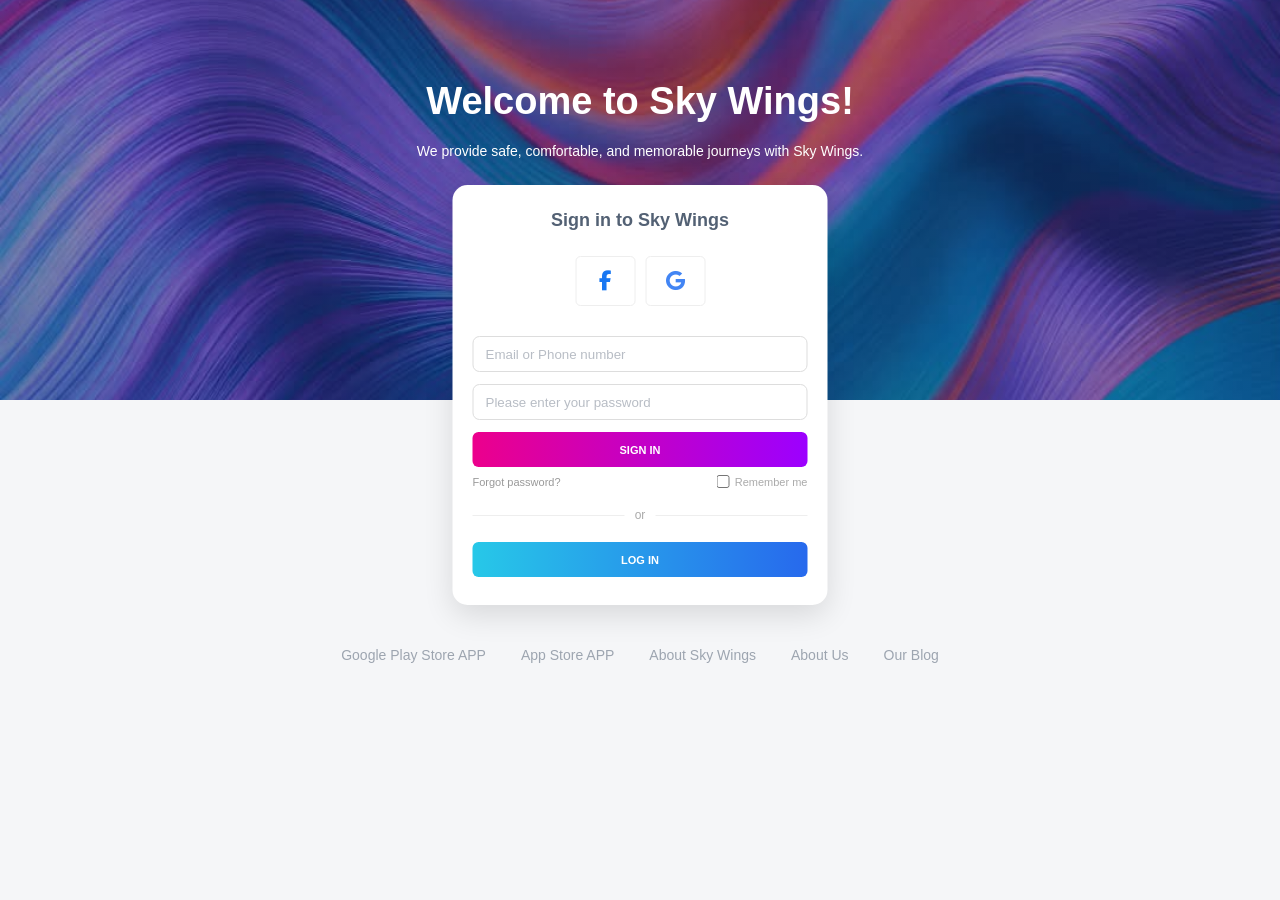
<file: login-page/index.html>
<!DOCTYPE html>
<html lang="en">

<head>
    <meta charset="UTF-8">
    <meta name="viewport" content="width=device-width, initial-scale=1.0">

    <title>Sky Wings</title>

    <link rel="stylesheet" href="style.css">

    <link
        rel="stylesheet"
        href="https://cdnjs.cloudflare.com/ajax/libs/font-awesome/6.5.2/css/all.min.css"
    >
</head>

<body>

    <!-- Hero -->
    <section class="hero">

        <div class="hero-content">

            <h1>Welcome to Sky Wings!</h1>

            <p>
                We provide safe, comfortable, and memorable journeys with Sky Wings.
            </p>

        </div>


        <!-- Login Card -->
        <div class="login-card">

            <h2>Sign in to Sky Wings</h2>


            <!-- Social Login -->
            <div class="social-buttons">

                <button
                    type="button"
                    class="social-btn facebook"
                    id="facebookBtn"
                >
                    <i class="fa-brands fa-facebook-f"></i>
                </button>


                <button
                    type="button"
                    class="social-btn google"
                    id="googleBtn"
                >
                    <i class="fa-brands fa-google"></i>
                </button>

            </div>


            <!-- Login Form -->
            <form id="loginForm">

                <input
                    type="text"
                    id="email"
                    placeholder="Email or Phone number"
                >


                <input
                    type="password"
                    id="password"
                    placeholder="Please enter your password"
                >


                <button
                    type="submit"
                    class="sign-in"
                    id="signInBtn"
                >
                    SIGN IN
                </button>

            </form>


            <!-- Options -->
            <div class="options">

                <a href="#" id="forgotPassword">
                    Forgot password?
                </a>


                <label>
                    <input
                        type="checkbox"
                        id="rememberMe"
                    >
                    Remember me
                </label>

            </div>


            <!-- OR -->
            <div class="or">
                <span>or</span>
            </div>


            <!-- Log In -->
            <button
                type="button"
                class="sign-up"
                id="logInBtn"
            >
                LOG IN
            </button>

        </div>

    </section>


    <!-- Footer -->
    <footer>

        <a href="#">Google Play Store APP</a>

        <a href="#">App Store APP</a>

        <a href="#">About Sky Wings</a>

        <a href="#">About Us</a>

        <a href="#">Our Blog</a>

    </footer>


    <!-- JavaScript -->
    <script src="script-login.js"></script>

</body>

</html>
</file>
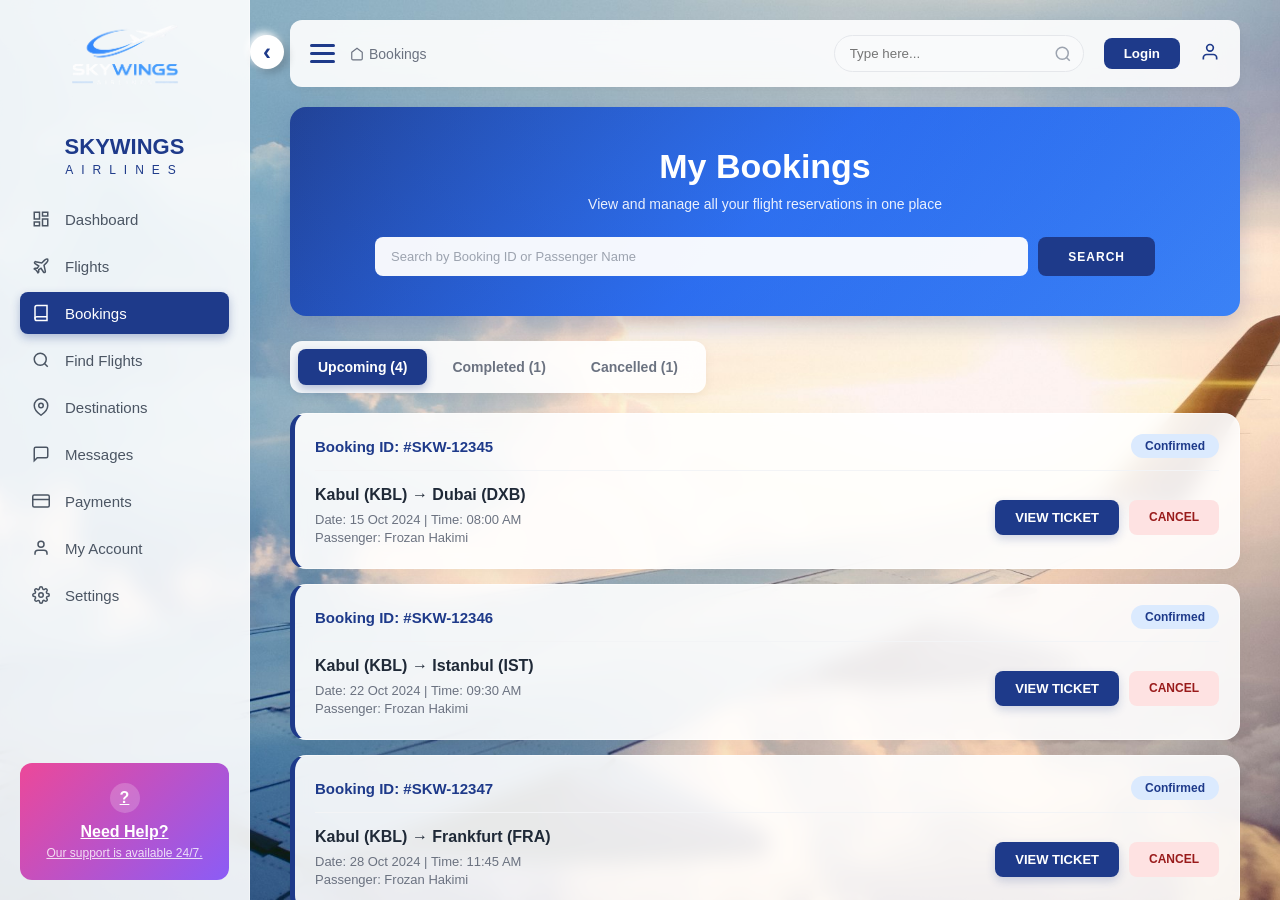
<file: booking.html>
<!DOCTYPE html>
<html lang="en">
<head>
    <meta charset="UTF-8">
    <meta name="viewport" content="width=device-width, initial-scale=1.0">
    <title>My Bookings - SkyWings Airlines</title>
    <link rel="stylesheet" href="style.css">
    <link rel="stylesheet" href="responsive.css">
    <link rel="stylesheet" href="login-page/pages.css">
</head>
<body>

    <!-- Sidebar -->
    <aside class="sidebar">
        <div class="logo-area">
            <img src="images/logo.png" alt="SkyWings Logo">
            <h1>SKYWINGS</h1>
            <span>Airlines</span>
        </div>
        <nav class="menu">
            <a href="Dashboard.html">
                <svg width="18" height="18" viewBox="0 0 24 24" fill="none" stroke="currentColor" stroke-width="2"><rect x="3" y="3" width="7" height="9"></rect><rect x="14" y="3" width="7" height="5"></rect><rect x="14" y="12" width="7" height="9"></rect><rect x="3" y="16" width="7" height="5"></rect></svg>
                Dashboard
            </a>
            <a href="findflights.html">
                <svg width="18" height="18" viewBox="0 0 24 24" fill="none" stroke="currentColor" stroke-width="2"><path d="M17.8 19.2L16 11l3.5-3.5C21 6 21.5 4 21 3c-1-.5-3 0-4.5 1.5L13 8 4.8 6.2c-.5-.1-.9.1-1.1.5l-.3.5c-.2.5-.1 1 .3 1.3L9 12l-2 3H4l-1 1 3 2 2 3 1-1v-3l3-2 3.5 5.3c.3.4.8.5 1.3.3l.5-.2c.4-.3.6-.7.5-1.2z"></path></svg>
                Flights
            </a>
            <a href="booking.html" class="active">
                <svg width="18" height="18" viewBox="0 0 24 24" fill="none" stroke="currentColor" stroke-width="2"><path d="M4 19.5A2.5 2.5 0 0 1 6.5 17H20"></path><path d="M6.5 2H20v20H6.5A2.5 2.5 0 0 1 4 19.5v-15A2.5 2.5 0 0 1 6.5 2z"></path></svg>
                Bookings
            </a>
            <a href="findflights.html">
                <svg width="18" height="18" viewBox="0 0 24 24" fill="none" stroke="currentColor" stroke-width="2"><circle cx="11" cy="11" r="8"></circle><line x1="21" y1="21" x2="16.65" y2="16.65"></line></svg>
                Find Flights
            </a>
            <a href="#">
                <svg width="18" height="18" viewBox="0 0 24 24" fill="none" stroke="currentColor" stroke-width="2"><path d="M21 10c0 7-9 13-9 13s-9-6-9-13a9 9 0 0 1 18 0z"></path><circle cx="12" cy="10" r="3"></circle></svg>
                Destinations
            </a>
            <a href="#">
                <svg width="18" height="18" viewBox="0 0 24 24" fill="none" stroke="currentColor" stroke-width="2"><path d="M21 15a2 2 0 0 1-2 2H7l-4 4V5a2 2 0 0 1 2-2h14a2 2 0 0 1 2 2z"></path></svg>
                Messages
            </a>
            <a href="#">
                <svg width="18" height="18" viewBox="0 0 24 24" fill="none" stroke="currentColor" stroke-width="2"><rect x="1" y="4" width="22" height="16" rx="2" ry="2"></rect><line x1="1" y1="10" x2="23" y2="10"></line></svg>
                Payments
            </a>
            <a href="#">
                <svg width="18" height="18" viewBox="0 0 24 24" fill="none" stroke="currentColor" stroke-width="2"><path d="M20 21v-2a4 4 0 0 0-4-4H8a4 4 0 0 0-4 4v2"></path><circle cx="12" cy="7" r="4"></circle></svg>
                My Account
            </a>
            <a href="#">
                <svg width="18" height="18" viewBox="0 0 24 24" fill="none" stroke="currentColor" stroke-width="2"><circle cx="12" cy="12" r="3"></circle><path d="M19.4 15a1.65 1.65 0 0 0 .33 1.82l.06.06a2 2 0 0 1 0 2.83 2 2 0 0 1-2.83 0l-.06-.06a1.65 1.65 0 0 0-1.82-.33 1.65 1.65 0 0 0-1 1.51V21a2 2 0 0 1-2 2 2 2 0 0 1-2-2v-.09A1.65 1.65 0 0 0 9 19.4a1.65 1.65 0 0 0-1.82.33l-.06.06a2 2 0 0 1-2.83 0 2 2 0 0 1 0-2.83l.06-.06a1.65 1.65 0 0 0 .33-1.82 1.65 1.65 0 0 0-1.51-1H3a2 2 0 0 1-2-2 2 2 0 0 1 2-2h.09A1.65 1.65 0 0 0 4.6 9a1.65 1.65 0 0 0-.33-1.82l-.06-.06a2 2 0 0 1 0-2.83 2 2 0 0 1 2.83 0l.06.06a1.65 1.65 0 0 0 1.82.33H9a1.65 1.65 0 0 0 1-1.51V3a2 2 0 0 1 2-2 2 2 0 0 1 2 2v.09a1.65 1.65 0 0 0 1 1.51 1.65 1.65 0 0 0 1.82-.33l.06-.06a2 2 0 0 1 2.83 0 2 2 0 0 1 0 2.83l-.06.06a1.65 1.65 0 0 0-.33 1.82V9a1.65 1.65 0 0 0 1.51 1H21a2 2 0 0 1 2 2 2 2 0 0 1-2 2h-.09a1.65 1.65 0 0 0-1.51 1z"></path></svg>
                Settings
            </a>
        </nav>
        <a href="mailto:hakimifrozan0@gmail.com" class="support-card">
            <div class="help-icon">?</div>
            <h3>Need Help?</h3>
            <p>Our support is available 24/7.</p>
        </a>
    </aside>

    <button class="sidebar-toggle" id="sidebarToggle" aria-label="Collapse sidebar">‹</button>
    <div class="sidebar-overlay" id="sidebarOverlay"></div>

    <!-- Main Content -->
    <main class="main-content">

        <header class="topbar">
            <div class="topbar-left">
                <button class="hamburger" id="hamburgerBtn">
                    <div class="line"></div>
                    <div class="line"></div>
                    <div class="line"></div>
                </button>
                <div class="page-title">
                    <svg width="14" height="14" viewBox="0 0 24 24" fill="none" stroke="currentColor" stroke-width="2"><path d="M3 9l9-7 9 7v11a2 2 0 0 1-2 2H5a2 2 0 0 1-2-2z"></path></svg>
                    <span>Bookings</span>
                </div>
                <div class="hamburger-dropdown" id="hamburgerDropdown">
                    <a href="#" onclick="selectOption(event)">Profile</a>
                    <a href="#" onclick="selectOption(event)">Settings</a>
                    <a href="#" onclick="selectOption(event)">Help</a>
                    <a href="#" onclick="selectOption(event)">Log out</a>
                </div>
            </div>
            <div class="topbar-right">
                <div class="search-box">
                    <input type="text" placeholder="Type here..." id="searchInput">
                    <svg width="18" height="18" viewBox="0 0 24 24" fill="none" stroke="currentColor" stroke-width="2"><circle cx="11" cy="11" r="8"></circle><line x1="21" y1="21" x2="16.65" y2="16.65"></line></svg>
                    <div class="search-dropdown" id="searchDropdown">
                        <a href="findflights.html">Find Flights</a>
                        <a href="booking.html">Bookings</a>
                        <a href="Dashboard.html">Dashboard</a>
                    </div>
                </div>
                <button class="login-btn">Login</button>
                <div class="user-actions">
                    <svg width="20" height="20" viewBox="0 0 24 24" fill="none" stroke="currentColor" stroke-width="2"><path d="M20 21v-2a4 4 0 0 0-4-4H8a4 4 0 0 0-4 4v2"></path><circle cx="12" cy="7" r="4"></circle></svg>
                </div>
            </div>
        </header>

        <!-- HERO -->
        <div class="page-hero">
            <div class="page-hero-content">
                <h2>My Bookings</h2>
                <p>View and manage all your flight reservations in one place</p>
                <div class="hero-search-form">
                    <input type="text" placeholder="Search by Booking ID or Passenger Name">
                    <button class="btn-search">SEARCH</button>
                </div>
            </div>
        </div>

        <!-- TABS -->
        <div class="view-tabs">
            <button class="tab-btn active" data-target="upcoming">Upcoming (4)</button>
            <button class="tab-btn" data-target="completed">Completed (1)</button>
            <button class="tab-btn" data-target="cancelled">Cancelled (1)</button>
        </div>

        <!-- UPCOMING -->
        <div id="upcoming" class="view-content active">
            <div class="booking-card">
                <div class="booking-header">
                    <span>Booking ID: #SKW-12345</span>
                    <span class="status confirmed">Confirmed</span>
                </div>
                <div class="booking-body">
                    <div class="booking-route">
                        <h4>Kabul (KBL) → Dubai (DXB)</h4>
                        <p>Date: 15 Oct 2024 | Time: 08:00 AM</p>
                        <p>Passenger: Frozan Hakimi</p>
                    </div>
                    <div class="booking-actions">
                        <button class="btn-blue">View Ticket</button>
                        <button class="btn-cancel">Cancel</button>
                    </div>
                </div>
            </div>

            <div class="booking-card">
                <div class="booking-header">
                    <span>Booking ID: #SKW-12346</span>
                    <span class="status confirmed">Confirmed</span>
                </div>
                <div class="booking-body">
                    <div class="booking-route">
                        <h4>Kabul (KBL) → Istanbul (IST)</h4>
                        <p>Date: 22 Oct 2024 | Time: 09:30 AM</p>
                        <p>Passenger: Frozan Hakimi</p>
                    </div>
                    <div class="booking-actions">
                        <button class="btn-blue">View Ticket</button>
                        <button class="btn-cancel">Cancel</button>
                    </div>
                </div>
            </div>

            <div class="booking-card">
                <div class="booking-header">
                    <span>Booking ID: #SKW-12347</span>
                    <span class="status confirmed">Confirmed</span>
                </div>
                <div class="booking-body">
                    <div class="booking-route">
                        <h4>Kabul (KBL) → Frankfurt (FRA)</h4>
                        <p>Date: 28 Oct 2024 | Time: 11:45 AM</p>
                        <p>Passenger: Frozan Hakimi</p>
                    </div>
                    <div class="booking-actions">
                        <button class="btn-blue">View Ticket</button>
                        <button class="btn-cancel">Cancel</button>
                    </div>
                </div>
            </div>

            <div class="booking-card">
                <div class="booking-header">
                    <span>Booking ID: #SKW-12348</span>
                    <span class="status confirmed">Confirmed</span>
                </div>
                <div class="booking-body">
                    <div class="booking-route">
                        <h4>Kabul (KBL) → Singapore (SIN)</h4>
                        <p>Date: 05 Nov 2024 | Time: 10:00 PM</p>
                        <p>Passenger: Frozan Hakimi</p>
                    </div>
                    <div class="booking-actions">
                        <button class="btn-blue">View Ticket</button>
                        <button class="btn-cancel">Cancel</button>
                    </div>
                </div>
            </div>
        </div>

        <!-- COMPLETED -->
        <div id="completed" class="view-content">
            <div class="booking-card">
                <div class="booking-header">
                    <span>Booking ID: #SKW-11111</span>
                    <span class="status completed">Completed</span>
                </div>
                <div class="booking-body">
                    <div class="booking-route">
                        <h4>Kabul (KBL) → Delhi (DEL)</h4>
                        <p>Date: 05 Sep 2024 | Time: 06:00 AM</p>
                        <p>Passenger: Frozan Hakimi</p>
                    </div>
                    <div class="booking-actions">
                        <button class="btn-blue">View Ticket</button>
                    </div>
                </div>
            </div>
        </div>

        <!-- CANCELLED -->
        <div id="cancelled" class="view-content">
            <div class="booking-card" style="opacity: 0.85;">
                <div class="booking-header">
                    <span>Booking ID: #SKW-99999</span>
                    <span class="status cancelled">Cancelled</span>
                </div>
                <div class="booking-body">
                    <div class="booking-route">
                        <h4>Kabul (KBL) → Dubai (DXB)</h4>
                        <p>Date: 10 Aug 2024 | Time: 14:15 PM</p>
                        <p>Passenger: Frozan Hakimi</p>
                    </div>
                    <div class="booking-actions">
                        <button class="btn-blue">View Ticket</button>
                    </div>
                </div>
            </div>
        </div>

        <div class="footer">
            © 2024 SkyWings Airlines . Privacy Policy | Terms | Contact
        </div>
    </main>
      <!-- TICKET PANEL -->
      <div class="ticket-overlay" id="ticketOverlay"></div>

      <div class="ticket-panel" id="ticketPanel">
          <div class="ticket-header">
              <h3>✈ E-TICKET</h3>
              <button class="close-ticket" id="closeTicket">✕</button>
          </div>
  
          <div class="ticket-route">
              <div class="city">
                  <div class="code" id="ticketFrom">KBL</div>
                  <div class="name" id="ticketFromCity">Kabul</div>
              </div>
              <div class="plane-icon">✈</div>
              <div class="city">
                  <div class="code" id="ticketTo">DXB</div>
                  <div class="name" id="ticketToCity">Dubai</div>
              </div>
          </div>
  
          <div class="ticket-info">
              <div class="ticket-row">
                  <span class="label">Booking ID:</span>
                  <span class="value" id="ticketId">#SKW-12345</span>
              </div>
              <div class="ticket-row">
                  <span class="label">Passenger:</span>
                  <span class="value" id="ticketPassenger">Frozan Hakimi</span>
              </div>
              <div class="ticket-row">
                  <span class="label">Date:</span>
                  <span class="value" id="ticketDate">15 Oct 2024</span>
              </div>
              <div class="ticket-row">
                  <span class="label">Time:</span>
                  <span class="value" id="ticketTime">08:00 AM</span>
              </div>
          </div>
  
          <div class="ticket-footer">
              <span class="status-badge">Confirmed</span>
              <div class="barcode">
                  <span style="height:20px"></span>
                  <span style="height:14px"></span>
                  <span style="height:22px"></span>
                  <span style="height:10px"></span>
                  <span style="height:18px"></span>
                  <span style="height:22px"></span>
                  <span style="height:12px"></span>
                  <span style="height:20px"></span>
                  <span style="height:16px"></span>
                  <span style="height:22px"></span>
                  <span style="height:14px"></span>
                  <span style="height:18px"></span>
              </div>
          </div>
      </div>
  
      <script src="script.js"></script>
      <script src="dashboard.js"></script>
      <script src="pages.js"></script>
  </body>
  </html>
</file>
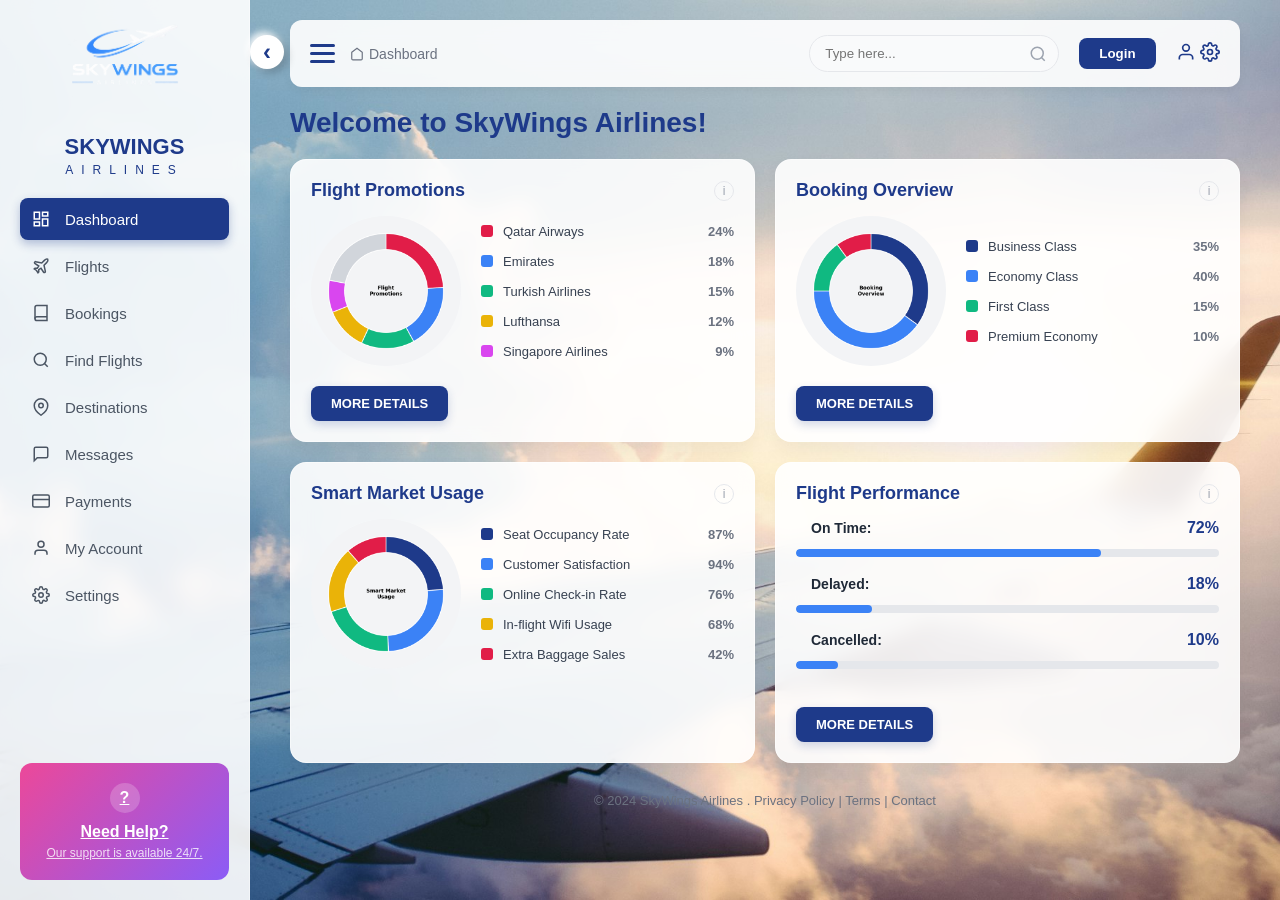
<file: Dashboard.html>
<!DOCTYPE html>
<html lang="en">
<head>
    <meta charset="UTF-8">
    <meta name="viewport" content="width=device-width, initial-scale=1.0">
    <title>SkyWings Airlines Dashboard</title>
    <link rel="stylesheet" href="style.css">
    <link rel="stylesheet" href="responsive.css">
</head>
<body>

    <!-- Sidebar -->
    <aside class="sidebar">
        <div class="logo-area">
            <img src="images/logo.png" alt="SkyWings Logo">
            <h1>SKYWINGS</h1>
            <span>Airlines</span>
        </div>
        <nav class="menu"> 
            <a href="Dashboard.html" class="active"> 
                <svg width="18" height="18" viewBox="0 0 24 24" fill="none" stroke="currentColor" stroke-width="2"><rect x="3" y="3" width="7" height="9"></rect><rect x="14" y="3" width="7" height="5"></rect><rect x="14" y="12" width="7" height="9"></rect><rect x="3" y="16" width="7" height="5"></rect></svg> 
                Dashboard 
            </a> 
        
            <a href="#"> 
                <svg width="18" height="18" viewBox="0 0 24 24" fill="none" stroke="currentColor" stroke-width="2"><path d="M17.8 19.2L16 11l3.5-3.5C21 6 21.5 4 21 3c-1-.5-3 0-4.5 1.5L13 8 4.8 6.2c-.5-.1-.9.1-1.1.5l-.3.5c-.2.5-.1 1 .3 1.3L9 12l-2 3H4l-1 1 3 2 2 3 1-1v-3l3-2 3.5 5.3c.3.4.8.5 1.3.3l.5-.2c.4-.3.6-.7.5-1.2z"></path></svg> 
                Flights 
            </a> 
        
            <a href="booking.html"> 
                <svg width="18" height="18" viewBox="0 0 24 24" fill="none" stroke="currentColor" stroke-width="2"><path d="M4 19.5A2.5 2.5 0 0 1 6.5 17H20"></path><path d="M6.5 2H20v20H6.5A2.5 2.5 0 0 1 4 19.5v-15A2.5 2.5 0 0 1 6.5 2z"></path></svg> 
                Bookings 
            </a> 
        
            <a href="findflights.html"> 
                <svg width="18" height="18" viewBox="0 0 24 24" fill="none" stroke="currentColor" stroke-width="2"><circle cx="11" cy="11" r="8"></circle><line x1="21" y1="21" x2="16.65" y2="16.65"></line></svg> 
                Find Flights 
            </a> 
        
            <a href="#"> 
                <svg width="18" height="18" viewBox="0 0 24 24" fill="none" stroke="currentColor" stroke-width="2"><path d="M21 10c0 7-9 13-9 13s-9-6-9-13a9 9 0 0 1 18 0z"></path><circle cx="12" cy="10" r="3"></circle></svg> 
                Destinations 
            </a> 
        
            <a href="#"> 
                <svg width="18" height="18" viewBox="0 0 24 24" fill="none" stroke="currentColor" stroke-width="2"><path d="M21 15a2 2 0 0 1-2 2H7l-4 4V5a2 2 0 0 1 2-2h14a2 2 0 0 1 2 2z"></path></svg> 
                Messages 
            </a> 
        
            <a href="#"> 
                <svg width="18" height="18" viewBox="0 0 24 24" fill="none" stroke="currentColor" stroke-width="2"><rect x="1" y="4" width="22" height="16" rx="2" ry="2"></rect><line x1="1" y1="10" x2="23" y2="10"></line></svg> 
                Payments 
            </a> 
        
            <a href="#"> 
                <svg width="18" height="18" viewBox="0 0 24 24" fill="none" stroke="currentColor" stroke-width="2"><path d="M20 21v-2a4 4 0 0 0-4-4H8a4 4 0 0 0-4 4v2"></path><circle cx="12" cy="7" r="4"></circle></svg> 
                My Account 
            </a> 
        
            <a href="#"> 
                <svg width="18" height="18" viewBox="0 0 24 24" fill="none" stroke="currentColor" stroke-width="2"><circle cx="12" cy="12" r="3"></circle><path d="M19.4 15a1.65 1.65 0 0 0 .33 1.82l.06.06a2 2 0 0 1 0 2.83 2 2 0 0 1-2.83 0l-.06-.06a1.65 1.65 0 0 0-1.82-.33 1.65 1.65 0 0 0-1 1.51V21a2 2 0 0 1-2 2 2 2 0 0 1-2-2v-.09A1.65 1.65 0 0 0 9 19.4a1.65 1.65 0 0 0-1.82.33l-.06.06a2 2 0 0 1-2.83 0 2 2 0 0 1 0-2.83l.06-.06a1.65 1.65 0 0 0 .33-1.82 1.65 1.65 0 0 0-1.51-1H3a2 2 0 0 1-2-2 2 2 0 0 1 2-2h.09A1.65 1.65 0 0 0 4.6 9a1.65 1.65 0 0 0-.33-1.82l-.06-.06a2 2 0 0 1 0-2.83 2 2 0 0 1 2.83 0l.06.06a1.65 1.65 0 0 0 1.82.33H9a1.65 1.65 0 0 0 1-1.51V3a2 2 0 0 1 2-2 2 2 0 0 1 2 2v.09a1.65 1.65 0 0 0 1 1.51 1.65 1.65 0 0 0 1.82-.33l.06-.06a2 2 0 0 1 2.83 0 2 2 0 0 1 0 2.83l-.06.06a1.65 1.65 0 0 0-.33 1.82V9a1.65 1.65 0 0 0 1.51 1H21a2 2 0 0 1 2 2 2 2 0 0 1-2 2h-.09a1.65 1.65 0 0 0-1.51 1z"></path></svg> 
                Settings 
            </a> 
        </nav>
        <a href="mailto:hakimifrozan0@gmail.com" class="support-card">
            <div class="help-icon">?</div>
            <h3>Need Help?</h3>
            <p>Our support is available 24/7.</p>
        </a>
    </aside>

<!-- Desktop Sidebar Collapse Button --> 
<button class="sidebar-toggle" id="sidebarToggle" aria-label="Collapse sidebar"> 
    ‹ 
</button>

<div class="sidebar-overlay" id="sidebarOverlay"></div>
    <!-- Main Content -->
    <main class="main-content">
        
        <!-- Topbar -->
        <header class="topbar">
            <div class="topbar-left">
                <button class="hamburger" id="hamburgerBtn">
                    <div class="line"></div>
                    <div class="line"></div>
                    <div class="line"></div>
                </button>
                
                <div class="page-title">
                    <svg width="14" height="14" viewBox="0 0 24 24" fill="none" stroke="currentColor" stroke-width="2"><path d="M3 9l9-7 9 7v11a2 2 0 0 1-2 2H5a2 2 0 0 1-2-2z"></path></svg>
                    <span>Dashboard</span>
                </div>

                <!-- humburger-->
                <div class="hamburger-dropdown" id="hamburgerDropdown">
                    <a href="#" onclick="selectOption(event)">Profile</a>
                    <a href="#" onclick="selectOption(event)">Settings</a>
                    <a href="#" onclick="selectOption(event)">Help</a>
                    <a href="#" onclick="selectOption(event)">Log out</a>
                </div>
            </div>

            <div class="topbar-right">
                <div class="search-box">
                    <input type="text" placeholder="Type here..." id="searchInput">
                    <svg width="18" height="18" viewBox="0 0 24 24" fill="none" stroke="currentColor" stroke-width="2"><circle cx="11" cy="11" r="8"></circle><line x1="21" y1="21" x2="16.65" y2="16.65"></line></svg>
                    <div class="search-dropdown" id="searchDropdown">
                        <a href="#">Flights</a>
                        <a href="#">Find Flights</a>
                        <a href="#">Dashboard</a>
                    </div>
                </div>
                
                <button class="login-btn">Login</button>
                <div class="user-actions">
                    <svg width="20" height="20" viewBox="0 0 24 24" fill="none" stroke="currentColor" stroke-width="2"><path d="M20 21v-2a4 4 0 0 0-4-4H8a4 4 0 0 0-4 4v2"></path><circle cx="12" cy="7" r="4"></circle></svg>
                    <svg width="20" height="20" viewBox="0 0 24 24" fill="none" stroke="currentColor" stroke-width="2"><circle cx="12" cy="12" r="3"></circle><path d="M19.4 15a1.65 1.65 0 0 0 .33 1.82l.06.06a2 2 0 0 1 0 2.83 2 2 0 0 1-2.83 0l-.06-.06a1.65 1.65 0 0 0-1.82-.33 1.65 1.65 0 0 0-1 1.51V21a2 2 0 0 1-2 2 2 2 0 0 1-2-2v-.09A1.65 1.65 0 0 0 9 19.4a1.65 1.65 0 0 0-1.82.33l-.06.06a2 2 0 0 1-2.83 0 2 2 0 0 1 0-2.83l.06-.06a1.65 1.65 0 0 0 .33-1.82 1.65 1.65 0 0 0-1.51-1H3a2 2 0 0 1-2-2 2 2 0 0 1 2-2h.09A1.65 1.65 0 0 0 4.6 9a1.65 1.65 0 0 0-.33-1.82l-.06-.06a2 2 0 0 1 0-2.83 2 2 0 0 1 2.83 0l.06.06a1.65 1.65 0 0 0 1.82.33H9a1.65 1.65 0 0 0 1-1.51V3a2 2 0 0 1 2-2 2 2 0 0 1 2 2v.09a1.65 1.65 0 0 0 1 1.51 1.65 1.65 0 0 0 1.82-.33l.06-.06a2 2 0 0 1 2.83 0 2 2 0 0 1 0 2.83l-.06.06a1.65 1.65 0 0 0-.33 1.82V9a1.65 1.65 0 0 0 1.51 1H21a2 2 0 0 1 2 2 2 2 0 0 1-2 2h-.09a1.65 1.65 0 0 0-1.51 1z"></path></svg>
                </div>
            </div>
        </header>

        <h1 class="welcome-title">Welcome to SkyWings Airlines!</h1>

        <div class="dashboard-grid">
            
            <!-- Card 1 -->
            <div class="card">
                <div class="card-header">
                    <span class="card-title">Flight Promotions</span>
                    <span class="info-icon">i</span>
                </div>
                <div class="card-content chart-layout">
                    <div class="graph-placeholder">
                        <img src="images/flight_promotions_donut.png" alt="Promotion Graph" id="promoGraph">
                    </div>
                    
                    <div class="chart-legend">
                        <div class="legend-item"><span class="dot" style="background:#e11d48;"></span> Qatar Airways <span class="pct">24%</span></div>
                        <div class="legend-item"><span class="dot" style="background:#3b82f6;"></span> Emirates <span class="pct">18%</span></div>
                        <div class="legend-item"><span class="dot" style="background:#10b981;"></span> Turkish Airlines <span class="pct">15%</span></div>
                        <div class="legend-item"><span class="dot" style="background:#eab308;"></span> Lufthansa <span class="pct">12%</span></div>
                        <div class="legend-item"><span class="dot" style="background:#d946ef;"></span> Singapore Airlines <span class="pct">9%</span></div>
                    </div>
                </div>
                <button class="btn-blue">More Details</button>
            </div>

            <!-- Card 2-->
            <div class="card">
                <div class="card-header">
                    <span class="card-title">Booking Overview</span>
                    <span class="info-icon">i</span>
                </div>
                <div class="card-content chart-layout">
                    <div class="graph-placeholder">
                        <img src="images/booking_overview_donut.png" alt="Booking Graph" id="bookingGraph">
                    </div>
                    
                    <div class="chart-legend">
                        <div class="legend-item"><span class="dot" style="background:#1e3a8a;"></span> Business Class <span class="pct">35%</span></div>
                        <div class="legend-item"><span class="dot" style="background:#3b82f6;"></span> Economy Class <span class="pct">40%</span></div>
                        <div class="legend-item"><span class="dot" style="background:#10b981;"></span> First Class <span class="pct">15%</span></div>
                        <div class="legend-item"><span class="dot" style="background:#e11d48;"></span> Premium Economy <span class="pct">10%</span></div>
                    </div>
                </div>
                <button class="btn-blue">More Details</button>
            </div>

            <!-- Card 3-->
            <div class="card">
                <div class="card-header">
                    <span class="card-title">Smart Market Usage</span>
                    <span class="info-icon">i</span>
                </div>
                <div class="card-content chart-layout">
                    <div class="graph-placeholder">
                        <img src="images/smart_market_usage_donut.png" alt="Market Graph" id="marketGraph">
                    </div>
                    
                    <div class="chart-legend">
                        <div class="legend-item"><span class="dot" style="background:#1e3a8a;"></span> Seat Occupancy Rate <span class="pct">87%</span></div>
                        <div class="legend-item"><span class="dot" style="background:#3b82f6;"></span> Customer Satisfaction <span class="pct">94%</span></div>
                        <div class="legend-item"><span class="dot" style="background:#10b981;"></span> Online Check-in Rate <span class="pct">76%</span></div>
                        <div class="legend-item"><span class="dot" style="background:#eab308;"></span> In-flight Wifi Usage <span class="pct">68%</span></div>
                        <div class="legend-item"><span class="dot" style="background:#e11d48;"></span> Extra Baggage Sales <span class="pct">42%</span></div>
                    </div>
                </div>
            </div>

           
            <!-- Card 4-->
<div class="card">
    <div class="card-header">
        <span class="card-title">Flight Performance</span>
        <span class="info-icon">i</span>
    </div>

    <div class="card-content">
        <div class="stat-row">
            <span class="stat-name">On Time:</span>
            <span class="percentage">72%</span>
        </div>
        <div class="progress-bar">
            <div class="progress-fill" style="width: 72%;"></div>
        </div>

        <div class="stat-row">
            <span class="stat-name">Delayed:</span>
            <span class="percentage">18%</span>
        </div>
        <div class="progress-bar">
            <div class="progress-fill" style="width: 18%;"></div>
        </div>

        <div class="stat-row">
            <span class="stat-name">Cancelled:</span>
            <span class="percentage">10%</span>
        </div>
        <div class="progress-bar">
            <div class="progress-fill" style="width: 10%;"></div>
        </div>

        <button class="btn-blue" style="margin-top: 20px;">More Details</button>
    </div>
</div>
                </div>
            </div>

        </div>

        <div class="footer">
            © 2024 SkyWings Airlines . Privacy Policy | Terms | Contact
        </div>
    </main>

    <script src="script.js"></script>
    <script src="dashboard.js"></script>
 </body>
</html>
</file>
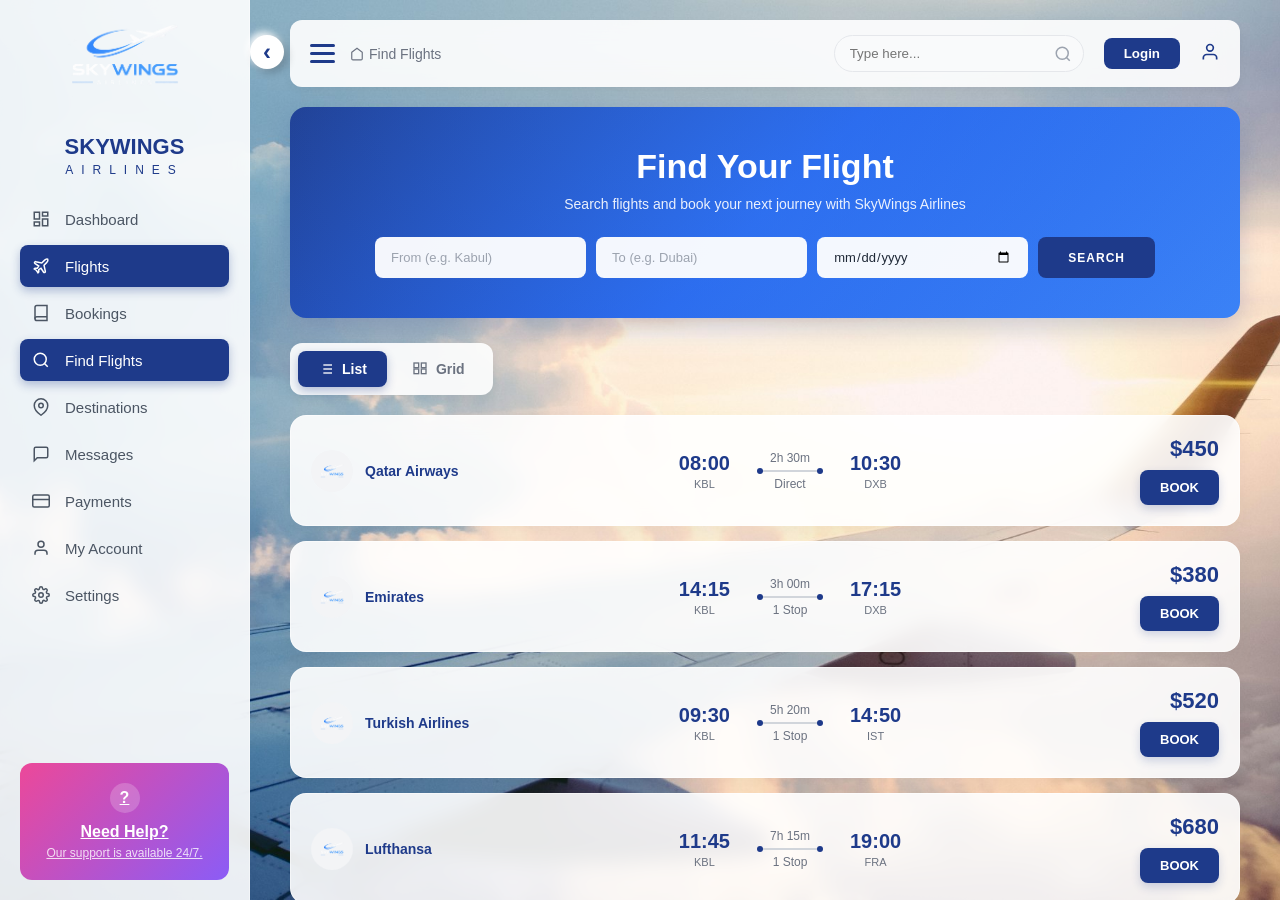
<file: findflights.html>
<!DOCTYPE html>
<html lang="en">
<head>
    <meta charset="UTF-8">
    <meta name="viewport" content="width=device-width, initial-scale=1.0">
    <title>Find Flights - SkyWings Airlines</title>
    <link rel="stylesheet" href="style.css">
    <link rel="stylesheet" href="responsive.css">
    <link rel="stylesheet" href="login-page/pages.css">
</head>
<body>

    <!-- Sidebar -->
    <aside class="sidebar">
        <div class="logo-area">
            <img src="images/logo.png" alt="SkyWings Logo">
            <h1>SKYWINGS</h1>
            <span>Airlines</span>
        </div>
        <nav class="menu">
            <a href="Dashboard.html">
                <svg width="18" height="18" viewBox="0 0 24 24" fill="none" stroke="currentColor" stroke-width="2"><rect x="3" y="3" width="7" height="9"></rect><rect x="14" y="3" width="7" height="5"></rect><rect x="14" y="12" width="7" height="9"></rect><rect x="3" y="16" width="7" height="5"></rect></svg>
                Dashboard
            </a>
            <a href="findflights.html" class="active">
                <svg width="18" height="18" viewBox="0 0 24 24" fill="none" stroke="currentColor" stroke-width="2"><path d="M17.8 19.2L16 11l3.5-3.5C21 6 21.5 4 21 3c-1-.5-3 0-4.5 1.5L13 8 4.8 6.2c-.5-.1-.9.1-1.1.5l-.3.5c-.2.5-.1 1 .3 1.3L9 12l-2 3H4l-1 1 3 2 2 3 1-1v-3l3-2 3.5 5.3c.3.4.8.5 1.3.3l.5-.2c.4-.3.6-.7.5-1.2z"></path></svg>
                Flights
            </a>
            <a href="booking.html">
                <svg width="18" height="18" viewBox="0 0 24 24" fill="none" stroke="currentColor" stroke-width="2"><path d="M4 19.5A2.5 2.5 0 0 1 6.5 17H20"></path><path d="M6.5 2H20v20H6.5A2.5 2.5 0 0 1 4 19.5v-15A2.5 2.5 0 0 1 6.5 2z"></path></svg>
                Bookings
            </a>
            <a href="findflights.html" class="active">
                <svg width="18" height="18" viewBox="0 0 24 24" fill="none" stroke="currentColor" stroke-width="2"><circle cx="11" cy="11" r="8"></circle><line x1="21" y1="21" x2="16.65" y2="16.65"></line></svg>
                Find Flights
            </a>
            <a href="#">
                <svg width="18" height="18" viewBox="0 0 24 24" fill="none" stroke="currentColor" stroke-width="2"><path d="M21 10c0 7-9 13-9 13s-9-6-9-13a9 9 0 0 1 18 0z"></path><circle cx="12" cy="10" r="3"></circle></svg>
                Destinations
            </a>
            <a href="#">
                <svg width="18" height="18" viewBox="0 0 24 24" fill="none" stroke="currentColor" stroke-width="2"><path d="M21 15a2 2 0 0 1-2 2H7l-4 4V5a2 2 0 0 1 2-2h14a2 2 0 0 1 2 2z"></path></svg>
                Messages
            </a>
            <a href="#">
                <svg width="18" height="18" viewBox="0 0 24 24" fill="none" stroke="currentColor" stroke-width="2"><rect x="1" y="4" width="22" height="16" rx="2" ry="2"></rect><line x1="1" y1="10" x2="23" y2="10"></line></svg>
                Payments
            </a>
            <a href="#">
                <svg width="18" height="18" viewBox="0 0 24 24" fill="none" stroke="currentColor" stroke-width="2"><path d="M20 21v-2a4 4 0 0 0-4-4H8a4 4 0 0 0-4 4v2"></path><circle cx="12" cy="7" r="4"></circle></svg>
                My Account
            </a>
            <a href="#">
                <svg width="18" height="18" viewBox="0 0 24 24" fill="none" stroke="currentColor" stroke-width="2"><circle cx="12" cy="12" r="3"></circle><path d="M19.4 15a1.65 1.65 0 0 0 .33 1.82l.06.06a2 2 0 0 1 0 2.83 2 2 0 0 1-2.83 0l-.06-.06a1.65 1.65 0 0 0-1.82-.33 1.65 1.65 0 0 0-1 1.51V21a2 2 0 0 1-2 2 2 2 0 0 1-2-2v-.09A1.65 1.65 0 0 0 9 19.4a1.65 1.65 0 0 0-1.82.33l-.06.06a2 2 0 0 1-2.83 0 2 2 0 0 1 0-2.83l.06-.06a1.65 1.65 0 0 0 .33-1.82 1.65 1.65 0 0 0-1.51-1H3a2 2 0 0 1-2-2 2 2 0 0 1 2-2h.09A1.65 1.65 0 0 0 4.6 9a1.65 1.65 0 0 0-.33-1.82l-.06-.06a2 2 0 0 1 0-2.83 2 2 0 0 1 2.83 0l.06.06a1.65 1.65 0 0 0 1.82.33H9a1.65 1.65 0 0 0 1-1.51V3a2 2 0 0 1 2-2 2 2 0 0 1 2 2v.09a1.65 1.65 0 0 0 1 1.51 1.65 1.65 0 0 0 1.82-.33l.06-.06a2 2 0 0 1 2.83 0 2 2 0 0 1 0 2.83l-.06.06a1.65 1.65 0 0 0-.33 1.82V9a1.65 1.65 0 0 0 1.51 1H21a2 2 0 0 1 2 2 2 2 0 0 1-2 2h-.09a1.65 1.65 0 0 0-1.51 1z"></path></svg>
                Settings
            </a>
        </nav>
        <a href="mailto:hakimifrozan0@gmail.com" class="support-card">
            <div class="help-icon">?</div>
            <h3>Need Help?</h3>
            <p>Our support is available 24/7.</p>
        </a>
    </aside>

    <button class="sidebar-toggle" id="sidebarToggle" aria-label="Collapse sidebar">‹</button>
    <div class="sidebar-overlay" id="sidebarOverlay"></div>

    <!-- Main Content -->
    <main class="main-content">

        <header class="topbar">
            <div class="topbar-left">
                <button class="hamburger" id="hamburgerBtn">
                    <div class="line"></div>
                    <div class="line"></div>
                    <div class="line"></div>
                </button>
                <div class="page-title">
                    <svg width="14" height="14" viewBox="0 0 24 24" fill="none" stroke="currentColor" stroke-width="2"><path d="M3 9l9-7 9 7v11a2 2 0 0 1-2 2H5a2 2 0 0 1-2-2z"></path></svg>
                    <span>Find Flights</span>
                </div>
                <div class="hamburger-dropdown" id="hamburgerDropdown">
                    <a href="#" onclick="selectOption(event)">Profile</a>
                    <a href="#" onclick="selectOption(event)">Settings</a>
                    <a href="#" onclick="selectOption(event)">Help</a>
                    <a href="#" onclick="selectOption(event)">Log out</a>
                </div>
            </div>
            <div class="topbar-right">
                <div class="search-box">
                    <input type="text" placeholder="Type here..." id="searchInput">
                    <svg width="18" height="18" viewBox="0 0 24 24" fill="none" stroke="currentColor" stroke-width="2"><circle cx="11" cy="11" r="8"></circle><line x1="21" y1="21" x2="16.65" y2="16.65"></line></svg>
                    <div class="search-dropdown" id="searchDropdown">
                        <a href="findflights.html">Find Flights</a>
                        <a href="booking.html">Bookings</a>
                        <a href="Dashboard.html">Dashboard</a>
                    </div>
                </div>
                <button class="login-btn">Login</button>
                <div class="user-actions">
                    <svg width="20" height="20" viewBox="0 0 24 24" fill="none" stroke="currentColor" stroke-width="2"><path d="M20 21v-2a4 4 0 0 0-4-4H8a4 4 0 0 0-4 4v2"></path><circle cx="12" cy="7" r="4"></circle></svg>
                </div>
            </div>
        </header>

        <!-- HERO BANNER -->
        <div class="page-hero">
            <div class="page-hero-content">
                <h2>Find Your Flight</h2>
                <p>Search flights and book your next journey with SkyWings Airlines</p>
                <div class="hero-search-form">
                    <input type="text" placeholder="From (e.g. Kabul)">
                    <input type="text" placeholder="To (e.g. Dubai)">
                    <input type="date">
                    <button class="btn-search">SEARCH</button>
                </div>
            </div>
        </div>

        <!-- TABS -->
        <div class="view-tabs">
            <button class="tab-btn active" data-target="list-view">
                <svg width="16" height="16" viewBox="0 0 24 24" fill="none" stroke="currentColor" stroke-width="2"><line x1="8" y1="6" x2="21" y2="6"></line><line x1="8" y1="12" x2="21" y2="12"></line><line x1="8" y1="18" x2="21" y2="18"></line><line x1="3" y1="6" x2="3.01" y2="6"></line><line x1="3" y1="12" x2="3.01" y2="12"></line><line x1="3" y1="18" x2="3.01" y2="18"></line></svg>
                List
            </button>
            <button class="tab-btn" data-target="grid-view">
                <svg width="16" height="16" viewBox="0 0 24 24" fill="none" stroke="currentColor" stroke-width="2"><rect x="3" y="3" width="7" height="7"></rect><rect x="14" y="3" width="7" height="7"></rect><rect x="14" y="12" width="7" height="7"></rect><rect x="3" y="12" width="7" height="7"></rect></svg>
                Grid
            </button>
        </div>

        <!-- LIST VIEW -->
        <div id="list-view" class="view-content active">
            <div class="flight-card">
                <div class="flight-airline">
                    <img src="images/logo.png" alt="Qatar" class="airline-logo">
                    <span>Qatar Airways</span>
                </div>
                <div class="flight-route">
                    <div class="time">08:00<span>KBL</span></div>
                    <div class="duration">2h 30m<div class="line"></div>Direct</div>
                    <div class="time">10:30<span>DXB</span></div>
                </div>
                <div class="flight-price">
                    <span>$450</span>
                    <button class="btn-blue book-flight">BOOK</button>
                </div>
            </div>

            <div class="flight-card">
                <div class="flight-airline">
                    <img src="images/logo.png" alt="Emirates" class="airline-logo">
                    <span>Emirates</span>
                </div>
                <div class="flight-route">
                    <div class="time">14:15<span>KBL</span></div>
                    <div class="duration">3h 00m<div class="line"></div>1 Stop</div>
                    <div class="time">17:15<span>DXB</span></div>
                </div>
                <div class="flight-price">
                    <span>$380</span>
                    <button class="btn-blue book-flight">BOOK</button>
                </div>
            </div>

            <div class="flight-card">
                <div class="flight-airline">
                    <img src="images/logo.png" alt="Turkish" class="airline-logo">
                    <span>Turkish Airlines</span>
                </div>
                <div class="flight-route">
                    <div class="time">09:30<span>KBL</span></div>
                    <div class="duration">5h 20m<div class="line"></div>1 Stop</div>
                    <div class="time">14:50<span>IST</span></div>
                </div>
                <div class="flight-price">
                    <span>$520</span>
                    <button class="btn-blue book-flight">BOOK</button>
                </div>
            </div>

            <div class="flight-card">
                <div class="flight-airline">
                    <img src="images/logo.png" alt="Lufthansa" class="airline-logo">
                    <span>Lufthansa</span>
                </div>
                <div class="flight-route">
                    <div class="time">11:45<span>KBL</span></div>
                    <div class="duration">7h 15m<div class="line"></div>1 Stop</div>
                    <div class="time">19:00<span>FRA</span></div>
                </div>
                <div class="flight-price">
                    <span>$680</span>
                    <button class="btn-blue book-flight">BOOK</button>
                </div>
            </div>

            <div class="flight-card">
                <div class="flight-airline">
                    <img src="images/logo.png" alt="Singapore" class="airline-logo">
                    <span>Singapore Airlines</span>
                </div>
                <div class="flight-route">
                    <div class="time">23:00<span>KBL</span></div>
                    <div class="duration">10h 30m<div class="line"></div>2 Stops</div>
                    <div class="time">09:30<span>SIN</span></div>
                </div>
                <div class="flight-price">
                    <span>$890</span>
                    <button class="btn-blue book-flight">BOOK</button>
                </div>
            </div>

            <div class="flight-card">
                <div class="flight-airline">
                    <img src="images/logo.png" alt="Flydubai" class="airline-logo">
                    <span>Flydubai</span>
                </div>
                <div class="flight-route">
                    <div class="time">06:30<span>KBL</span></div>
                    <div class="duration">2h 45m<div class="line"></div>Direct</div>
                    <div class="time">09:15<span>DXB</span></div>
                </div>
                <div class="flight-price">
                    <span>$340</span>
                    <button class="btn-blue book-flight">BOOK</button>
                </div>
            </div>
        </div>

        <!-- GRID VIEW -->
        <div id="grid-view" class="view-content">
            <div class="flight-grid">
                <div class="flight-card-grid">
                    <img src="images/logo.png" alt="Qatar" class="grid-logo">
                    <h4>Qatar Airways</h4>
                    <p class="route-text">Kabul (KBL) → Dubai (DXB)</p>
                    <p class="grid-meta">08:00 - 10:30 | Direct</p>
                    <p class="grid-price">$450</p>
                    <button class="btn-blue book-flight">BOOK NOW</button>
                </div>
                <div class="flight-card-grid">
                    <img src="images/logo.png" alt="Emirates" class="grid-logo">
                    <h4>Emirates</h4>
                    <p class="route-text">Kabul (KBL) → Dubai (DXB)</p>
                    <p class="grid-meta">14:15 - 17:15 | 1 Stop</p>
                    <p class="grid-price">$380</p>
                    <button class="btn-blue book-flight">BOOK NOW</button>
                </div>
                <div class="flight-card-grid">
                    <img src="images/logo.png" alt="Turkish" class="grid-logo">
                    <h4>Turkish Airlines</h4>
                    <p class="route-text">Kabul (KBL) → Istanbul (IST)</p>
                    <p class="grid-meta">09:30 - 14:50 | 1 Stop</p>
                    <p class="grid-price">$520</p>
                    <button class="btn-blue book-flight">BOOK NOW</button>
                </div>
                <div class="flight-card-grid">
                    <img src="images/logo.png" alt="Lufthansa" class="grid-logo">
                    <h4>Lufthansa</h4>
                    <p class="route-text">Kabul (KBL) → Frankfurt (FRA)</p>
                    <p class="grid-meta">11:45 - 19:00 | 1 Stop</p>
                    <p class="grid-price">$680</p>
                    <button class="btn-blue book-flight">BOOK NOW</button>
                </div>
                <div class="flight-card-grid">
                    <img src="images/logo.png" alt="Singapore" class="grid-logo">
                    <h4>Singapore Airlines</h4>
                    <p class="route-text">Kabul (KBL) → Singapore (SIN)</p>
                    <p class="grid-meta">23:00 - 09:30 | 2 Stops</p>
                    <p class="grid-price">$890</p>
                    <button class="btn-blue book-flight">BOOK NOW</button>
                </div>
                <div class="flight-card-grid">
                    <img src="images/logo.png" alt="Flydubai" class="grid-logo">
                    <h4>Flydubai</h4>
                    <p class="route-text">Kabul (KBL) → Dubai (DXB)</p>
                    <p class="grid-meta">06:30 - 09:15 | Direct</p>
                    <p class="grid-price">$340</p>
                    <button class="btn-blue book-flight">BOOK NOW</button>
                </div>
            </div>
        </div>

        <div class="footer">
            © 2024 SkyWings Airlines . Privacy Policy | Terms | Contact
        </div>
    </main>

    <!-- BOOKING CONFIRMATION PANEL -->
    <div class="booking-overlay" id="bookingOverlay"></div>

    <div class="booking-panel" id="bookingPanel">
        <div class="panel-header">
            <h3>✈ BOOK FLIGHT</h3>
            <button class="close-panel" id="closePanel">✕</button>
        </div>

        <div class="panel-info">
            <div class="info-row">
                <span class="label">Airline:</span>
                <span class="value" id="panelAirline">Qatar Airways</span>
            </div>
            <div class="info-row">
                <span class="label">Route:</span>
                <span class="value" id="panelRoute">KBL → DXB</span>
            </div>
            <div class="info-row">
                <span class="label">Time:</span>
                <span class="value" id="panelTime">08:00 - 10:30</span>
            </div>
            <div class="info-row">
                <span class="label">Class:</span>
                <span class="value">Economy</span>
            </div>
        </div>

        <div class="panel-total">
            <div class="total-label">TOTAL PRICE</div>
            <div class="total-price" id="panelPrice">$450</div>
        </div>

        <div class="panel-actions">
            <button class="btn-cancel-book" id="cancelBookBtn">Cancel</button>
            <button class="btn-confirm-book" id="confirmBookBtn">Confirm</button>
        </div>
    </div>

    <script src="script.js"></script>
    <script src="dashboard.js"></script>
    <script src="pages.js"></script>
</body>
</html>
</file>
<file: login-page/style.css>
* {
    margin: 0;
    padding: 0;
    box-sizing: border-box;
}

body {
    font-family: Arial, sans-serif;
    background: #f5f6f8;
}


/* =========================
   Hero
========================= */

.hero {
    height: 400px;
    position: relative;
    padding-top: 80px;
    margin-bottom: 205px;

    background:
        linear-gradient(
            rgba(35, 20, 70, 0.35),
            rgba(20, 30, 80, 0.35)
        ),
        url(IMG-20260909-WA0000.jpg)
        center / cover;
}


/* =========================
   Title
========================= */

.hero-content {
    text-align: center;
    color: white;
}

.hero-content h1 {
    font-size: 38px;
    margin-bottom: 20px;
}

.hero-content p {
    font-size: 14px;
}


/* =========================
   Login Card
========================= */

.login-card {
    width: 375px;
    min-height: 420px;

    background: white;

    position: absolute;
    left: 50%;
    top: 185px;

    transform: translateX(-50%);

    border-radius: 15px;

    padding: 25px 20px;

    box-shadow: 0 10px 30px rgba(0, 0, 0, 0.12);
}

.login-card h2 {
    text-align: center;
    color: #536174;
    font-size: 18px;

    margin-bottom: 25px;
}


/* =========================
   Social Buttons
========================= */

.social-buttons {
    display: flex;
    justify-content: center;
    gap: 10px;

    margin-bottom: 30px;
}

.social-btn {
    width: 60px;
    height: 50px;

    border: 1px solid #eee;
    background: white;

    border-radius: 5px;

    font-size: 20px;

    cursor: pointer;

    display: flex;
    justify-content: center;
    align-items: center;
}

.facebook {
    color: #1877f2;
}

.google {
    color: #4285f4;
}

.social-btn i {
    font-size: 20px;
}


/* =========================
   Inputs
========================= */

form input[type="text"],
form input[type="password"] {
    width: 100%;
    height: 36px;

    border: 1px solid #ddd;
    border-radius: 7px;

    padding: 0 12px;

    margin-bottom: 12px;

    outline: none;
}

form input:focus {
    border-color: #9c00ff;
}

form input::placeholder {
    color: #b8bdc5;
}


/* =========================
   Sign In
========================= */

.sign-in {
    width: 100%;
    height: 35px;

    border: none;
    border-radius: 6px;

    color: white;

    font-weight: bold;
    font-size: 11px;

    background: linear-gradient(
        90deg,
        #ec008c,
        #9c00ff
    );

    cursor: pointer;
}


/* =========================
   Options
========================= */

.options {
    display: flex;
    justify-content: space-between;
    align-items: center;

    margin-top: 8px;

    font-size: 11px;
    color: #aaa;
}

.options a {
    color: #999;
    text-decoration: none;
}

.options label {
    display: flex;
    align-items: center;
    gap: 5px;
}

.options input[type="checkbox"] {
    width: auto;
    height: auto;
    margin: 0;
}


/* =========================
   OR
========================= */

.or {
    display: flex;
    align-items: center;
    gap: 10px;

    margin: 20px 0;
}

.or::before,
.or::after {
    content: "";

    height: 1px;

    background: #eee;

    flex: 1;
}

.or span {
    color: #aaa;
    font-size: 12px;
}


/* =========================
   Sign Up
========================= */

.sign-up {
    width: 100%;
    height: 35px;

    border: none;
    border-radius: 6px;

    background: linear-gradient(
        90deg,
        #27c8e8,
        #2769ed
    );

    color: white;

    font-weight: bold;
    font-size: 11px;

    cursor: pointer;
}


/* =========================
   Footer
========================= */

footer {
    min-height: 100px;

    display: flex;
    justify-content: center;
    align-items: center;

    gap: 35px;

    padding: 20px;
}

footer a {
    text-decoration: none;

    color: #9da5b0;

    font-size: 14px;
}

footer a:hover {
    color: #536174;
}


/* =========================
   Mobile
========================= */

@media (max-width: 600px) {

    .hero {
        height: 400px;
        margin-bottom: 230px;
    }
    .login-card {
        width: 90%;
        max-width: 375px;
    }

    .hero-content h1 {
        font-size: 30px;
    }

    .hero-content p {
        font-size: 13px;
        padding: 0 20px;
    }

    footer {
        flex-direction: column;
        gap: 15px;
    }
}
</file>
<file: style.css>
* {
    margin: 0;
    padding: 0;
    box-sizing: border-box;
    font-family: 'Segoe UI', Arial, sans-serif;
}

body {
    height: 100vh;
    display: flex;
    background: url('images/sky.jpeg') center/cover no-repeat fixed;
    overflow: hidden;
}

/* Sidebar */
.sidebar {
    width: 250px;
    background: rgba(255, 255, 255, 0.9);
    backdrop-filter: blur(10px);
    border-right: 1px solid rgba(255, 255, 255, 0.4);
    display: flex;
    flex-direction: column;
    padding: 20px;
    z-index: 200;
    overflow: auto;
}

.logo-area {
    text-align: center;
    margin-bottom: 20px;
}

.logo-area img {
    width: 150px;
    height: auto;
    margin-top: -40px;
}

.logo-area h1 {
    color: #1e3a8a;
    font-size: 22px;
    font-weight: 800;
}

.logo-area span {
    color: #1e3a8a;
    font-size: 12px;
    letter-spacing: 8px;
    text-transform: uppercase;
}

.menu {
    list-style: none;
    flex-grow: 1;
}

.menu a {
    display: flex;
    align-items: center;
    gap: 15px;
    padding: 12px;
    margin-bottom: 5px;
    text-decoration: none;
    color: #4b5563;
    border-radius: 8px;
    font-size: 15px;
    transition: 0.3s;
}

.menu a.active,
.menu a:hover {
    background-color: #1e3a8a;
    color: white;
    box-shadow: 0 4px 10px rgba(30, 58, 138, 0.3);
}

.support-card {
    background: linear-gradient(135deg, #ec4899, #8b5cf6);
    color: white;
    padding: 20px;
    border-radius: 12px;
    text-align: center;
    cursor: pointer;
}

.help-icon {
    width: 30px;
    height: 30px;
    background: rgba(255, 255, 255, 0.2);
    border-radius: 50%;
    margin: 0 auto 10px;
    font-weight: bold;
    display: flex;
    align-items: center;
    justify-content: center;
}

.support-card h3 {
    font-size: 16px;
    margin-bottom: 5px;
}

.support-card p {
    font-size: 12px;
    opacity: 0.8;
}

/* Main Content */
.main-content {
    flex-grow: 1;
    padding: 20px 40px;
    overflow-y: auto;
}

/* Topbar */
.topbar {
    display: flex;
    justify-content: space-between;
    align-items: center;
    margin-bottom: 20px;
    background: rgba(255, 255, 255, 0.9);
    padding: 15px 20px;
    border-radius: 12px;
    backdrop-filter: blur(10px);
    box-shadow: 0 4px 10px rgba(0, 0, 0, 0.05);
    position: relative;
    z-index: 10;
}

.topbar-left {
    display: flex;
    align-items: center;
    gap: 15px;
    position: relative;
}

.hamburger {
    display: flex;
    flex-direction: column;
    gap: 5px;
    background: none;
    border: none;
    cursor: pointer;
}

.hamburger .line {
    width: 25px;
    height: 3px;
    background-color: #1e3a8a;
    border-radius: 2px;
}

.page-title {
    color: #6b7280;
    font-size: 14px;
    display: flex;
    align-items: center;
    gap: 5px;
}

.topbar-right {
    display: flex;
    align-items: center;
    gap: 20px;
}

.search-box {
    position: relative;
    width: 250px;
}

.search-box input {
    width: 100%;
    padding: 10px 35px 10px 15px;
    border: 1px solid #e5e7eb;
    border-radius: 20px;
    outline: none;
    background: #f9fafb;
}

.search-box svg {
    position: absolute;
    right: 12px;
    top: 50%;
    transform: translateY(-50%);
    color: #9ca3af;
}

.search-dropdown {
    position: absolute;
    top: 110%;
    left: 0;
    right: 0;
    background: white;
    border-radius: 8px;
    box-shadow: 0 10px 20px rgba(0, 0, 0, 0.1);
    overflow: hidden;
    display: none;
}

.search-dropdown.show {
    display: block;
}

.search-dropdown a {
    display: block;
    padding: 12px 15px;
    text-decoration: none;
    color: #1e3a8a;
    font-size: 14px;
}

.search-dropdown a:hover {
    background-color: #f3f4f6;
}

.login-btn {
    background: #1e3a8a;
    color: white;
    border: none;
    padding: 8px 20px;
    border-radius: 8px;
    cursor: pointer;
    font-weight: bold;
}

.user-actions svg {
    color: #1e3a8a;
    cursor: pointer;
}

.welcome-title {
    font-size: 28px;
    color: #1e3a8a;
    margin-bottom: 20px;
}

/* Hamburger Dropdown */
.hamburger-dropdown {
    position: absolute;
    top: 50px;
    left: 0;
    background: #ffffff;
    border: 1px solid #e5e7eb;
    border-radius: 8px;
    box-shadow: 0 10px 20px rgba(0, 0, 0, 0.1);
    padding: 10px;
    min-width: 180px;
    display: none;
    z-index: 1000;
}

.hamburger-dropdown.show {
    display: block;
}

.hamburger-dropdown a {
    display: block;
    padding: 12px 15px;
    text-decoration: none;
    color: #1e3a8a;
    font-size: 14px;
    border-radius: 6px;
    border-bottom: 1px solid #f3f4f6;
    transition: background 0.3s;
}

.hamburger-dropdown a:last-child {
    border-bottom: none;
}

.hamburger-dropdown a:hover {
    background-color: #f3f4f6;
    color: #1e3a8a;
}
/* Cards Grid */
.dashboard-grid {
    display: grid;
    grid-template-columns: repeat(2, 1fr);
    gap: 20px;
}

.card {
    background: rgba(255, 255, 255, 0.9);
    backdrop-filter: blur(10px);
    border: 1px solid rgba(255, 255, 255, 0.5);
    border-radius: 16px;
    padding: 20px;
    box-shadow: 0 10px 20px rgba(0, 0, 0, 0.05);
}

.card-header {
    display: flex;
    justify-content: space-between;
    align-items: center;
    margin-bottom: 15px;
}

.card-title {
    font-weight: bold;
    color: #1e3a8a;
    font-size: 18px;
}

.info-icon {
    width: 20px;
    height: 20px;
    border: 1px solid #e5e7eb;
    border-radius: 50%;
    display: flex;
    align-items: center;
    justify-content: center;
    color: #9ca3af;
    font-size: 12px;
    cursor: pointer;
}

/* Progress Bars */
.progress-bar {
    width: 100%;
    height: 8px;
    background: #e5e7eb;
    border-radius: 10px;
    overflow: hidden;
    margin: 8px 0 18px;
    flex: 2;
}

.progress-fill {
    height: 100%;
    background: #3b82f6;
    border-radius: 10px;
}

/* Chart Cards */
.chart-layout {
    display: flex;
    align-items: center;
    gap: 20px;
    margin-bottom: 20px;
}

.graph-placeholder {
    width: 150px;
    height: 150px;
    background-color: #f3f4f6;
    border-radius: 50%;
    display: flex;
    justify-content: center;
    align-items: center;
    flex-shrink: 0;
    overflow: hidden;
}

.graph-placeholder img {
    width: 100%;
    height: 100%;
    object-fit: cover;
}

.chart-legend {
    display: flex;
    flex-direction: column;
    justify-content: center;
    gap: 15px;
    width: 100%;
    font-size: 13px;
}

.legend-item {
    display: flex;
    align-items: center;
    color: #374151;
}

.dot {
    width: 12px;
    height: 12px;
    border-radius: 3px;
    margin-right: 10px;
    flex-shrink: 0;
}

.pct {
    margin-left: auto;
    color: #6b7280;
    font-weight: bold;
}

/* Buttons */
.btn-blue {
    background: #1e3a8a;
    color: white;
    border: none;
    padding: 10px 20px;
    border-radius: 8px;
    cursor: pointer;
    font-size: 13px;
    font-weight: bold;
    text-transform: uppercase;
    transition: 0.3s;
    box-shadow: 0 4px 10px rgba(30, 58, 138, 0.2);
}

.btn-blue:hover {
    background: #2563eb;
    transform: translateY(-2px);
}

/* Flight Performance */
.stat-row {
    display: flex;
    align-items: center;
    justify-content: space-between;
    margin-bottom: 12px;
}

.thumb-placeholder {
    width: 50px;
    height: 40px;
    border-radius: 6px;
    flex-shrink: 0;
    border: 1px solid #e5e7eb;
}

.stat-name {
    flex: 1;
    margin-left: 15px;
    font-weight: 600;
    color: #1f2937;
    font-size: 14px;
}

.percentage {
    font-weight: bold;
    color: #1e3a8a;
}

.footer {
    text-align: center;
    margin-top: 30px;
    color: #6b7280;
    font-size: 13px;
}
/* =========================================
   DESKTOP SIDEBAR TOGGLE BUTTON
   ========================================= */

   .sidebar-toggle {
    position: fixed;
    left: 250px;
    top: 35px;

    width: 34px;
    height: 34px;

    border: none;
    border-radius: 50%;

    background: #ffffff;
    color: #1e3a8a;

    font-size: 24px;
    font-weight: bold;

    display: flex;
    align-items: center;
    justify-content: center;

    cursor: pointer;

    /* Embossed effect */
    box-shadow:
        4px 4px 8px rgba(0, 0, 0, 0.20),
        -3px -3px 7px rgba(255, 255, 255, 0.9);

    z-index: 3000;

    transition: 0.3s ease;
}

.sidebar-toggle:hover {
    transform: scale(1.08);
}

.sidebar-toggle:active {
    box-shadow:
        inset 3px 3px 6px rgba(0, 0, 0, 0.20),
        inset -3px -3px 6px rgba(255, 255, 255, 0.8);
}


/* =========================================
   COLLAPSED SIDEBAR - DESKTOP
   ========================================= */

.sidebar {
    transition: width 0.3s ease;
}

.sidebar.collapsed {
    width: 80px;
}


/* Hide logo */

.sidebar.collapsed .logo-area img,
.sidebar.collapsed .logo-area h1,
.sidebar.collapsed .logo-area span {
    display: none;
}


/* Keep only icons */

.sidebar.collapsed .menu a {
    font-size: 0;
    justify-content: center;
}

.sidebar.collapsed .menu a svg {
    width: 20px;
    height: 20px;
    flex-shrink: 0;
}


/* Hide support card */

.sidebar.collapsed .support-card {
    display: none;
}


/* Move button next to collapsed sidebar */

.sidebar.collapsed ~ .sidebar-toggle {
    left: 54px;
}


/* Rotate button */

.sidebar.collapsed ~ .sidebar-toggle {
    transform: rotate(180deg);
}

/* =========================================
   MOBILE SIDEBAR
   ========================================= */

   @media (max-width: 768px) {

    /* Hide the small four-item hamburger dropdown on mobile */

    .hamburger-dropdown {
        display: none !important;
    }


    /* Sidebar opens as a window */

    .sidebar {
        position: fixed;

        top: 70px;
        left: 20px;

        width: 280px;
        height: auto;
        max-height: calc(100vh - 90px);

        background: rgba(255, 255, 255, 0.97);

        border-radius: 16px;

        z-index: 2500;

        transform: translateX(-120%);

        transition: transform 0.35s ease;

        overflow-y: auto;

        box-shadow: 0 10px 30px rgba(0, 0, 0, 0.30);
    }


    /* Open the window */

    .sidebar.mobile-open {
        transform: translateX(0);
    }


    /* Keep all sidebar items visible */

    .sidebar.collapsed {
        width: 280px;
    }

    .sidebar.collapsed .logo-area img,
    .sidebar.collapsed .logo-area h1,
    .sidebar.collapsed .logo-area span {
        display: block;
    }

    .sidebar.collapsed .menu a {
        font-size: 15px;
        justify-content: flex-start;
    }

    .sidebar.collapsed .menu a svg {
        width: 18px;
        height: 18px;
    }

    .sidebar.collapsed .support-card {
        display: block;
    }


    /* Hide desktop circle button */

    .sidebar-toggle {
        display: none;
    }


    /* Dark area behind the window */

    .sidebar-overlay {
        position: fixed;

        top: 0;
        left: 0;

        width: 100%;
        height: 100%;

        background: rgba(0, 0, 0, 0.35);

        z-index: 2400;

        opacity: 0;
        visibility: hidden;

        transition: opacity 0.35s ease;
    }

    .sidebar-overlay.show {
        opacity: 1;
        visibility: visible;
    }
}
</file>
<file: responsive.css>
/* =========================================
   RESPONSIVE DESIGN
   ========================================= */

/* mobile */
@media (max-width: 1024px) {

    .main-content {
        padding: 20px;
    }

    .dashboard-grid {
        grid-template-columns: 1fr;
    }

    .search-box {
        width: 200px;
    }

}
</file>
<file: login-page/pages.css>
/* =========================================
   HERO BANNER
   ========================================= */
   .page-hero {
    background: linear-gradient(135deg, #1e3a8a 0%, #2563eb 50%, #3b82f6 100%);
    border-radius: 16px;
    padding: 40px 30px;
    color: white;
    text-align: center;
    margin-bottom: 25px;
    position: relative;
    overflow: hidden;
    box-shadow: 0 10px 25px rgba(30, 58, 138, 0.2);
}

.page-hero::before {
    content: "";
    position: absolute;
    top: -50%;
    left: -50%;
    width: 200%;
    height: 200%;
    background: radial-gradient(circle, rgba(59, 130, 246, 0.4) 0%, transparent 70%);
    pointer-events: none;
}

.page-hero-content {
    position: relative;
    z-index: 1;
}

.page-hero h2 {
    font-size: 34px;
    font-weight: 800;
    margin-bottom: 10px;
}

.page-hero p {
    font-size: 14px;
    opacity: 0.9;
    margin-bottom: 25px;
}

.hero-search-form {
    display: flex;
    gap: 10px;
    max-width: 780px;
    margin: 0 auto;
    flex-wrap: wrap;
    justify-content: center;
}

.hero-search-form input,
.hero-search-form select {
    flex: 1;
    min-width: 150px;
    padding: 12px 16px;
    border: none;
    border-radius: 8px;
    font-size: 13px;
    outline: none;
    background: rgba(255, 255, 255, 0.95);
    color: #1f2937;
    font-family: inherit;
}

.hero-search-form input::placeholder {
    color: #9ca3af;
}

.hero-search-form .btn-search {
    background: #1e3a8a;
    color: white;
    border: none;
    padding: 12px 30px;
    border-radius: 8px;
    font-weight: bold;
    font-size: 12px;
    cursor: pointer;
    letter-spacing: 1px;
    transition: 0.3s;
    font-family: inherit;
}

.hero-search-form .btn-search:hover {
    background: #2563eb;
    transform: translateY(-2px);
}


/* =========================================
   TABS
   ========================================= */
.view-tabs {
    display: flex;
    gap: 5px;
    margin-bottom: 20px;
    background: rgba(255, 255, 255, 0.9);
    padding: 8px;
    border-radius: 12px;
    box-shadow: 0 4px 12px rgba(0, 0, 0, 0.05);
    backdrop-filter: blur(10px);
    width: fit-content;
}

.tab-btn {
    display: flex;
    align-items: center;
    gap: 8px;
    padding: 10px 20px;
    background: none;
    border: none;
    font-size: 14px;
    font-weight: 600;
    color: #6b7280;
    cursor: pointer;
    border-radius: 8px;
    transition: 0.3s;
    font-family: inherit;
}

.tab-btn.active {
    background: #1e3a8a;
    color: white;
    box-shadow: 0 4px 10px rgba(30, 58, 138, 0.3);
}

.tab-btn:hover:not(.active) {
    background: #f3f4f6;
    color: #1e3a8a;
}

.view-content {
    display: none;
    animation: fadeIn 0.35s ease;
}

.view-content.active {
    display: block;
}

@keyframes fadeIn {
    from {
        opacity: 0;
        transform: translateY(10px);
    }
    to {
        opacity: 1;
        transform: translateY(0);
    }
}

/* =========================================
   FLIGHT CARD - List View
   ========================================= */
.flight-card {
    background: rgba(255, 255, 255, 0.9);
    backdrop-filter: blur(10px);
    border: 1px solid rgba(255, 255, 255, 0.5);
    border-radius: 16px;
    padding: 20px;
    margin-bottom: 15px;
    display: flex;
    align-items: center;
    justify-content: space-between;
    gap: 20px;
    box-shadow: 0 10px 20px rgba(0, 0, 0, 0.05);
    transition: 0.3s;
}

.flight-card:hover {
    transform: translateY(-3px);
    box-shadow: 0 10px 20px rgba(30, 58, 138, 0.15);
}

.flight-airline {
    display: flex;
    align-items: center;
    gap: 12px;
    min-width: 160px;
}

.airline-logo {
    width: 42px;
    height: 42px;
    object-fit: contain;
    border-radius: 50%;
    background: #f3f4f6;
    padding: 5px;
}

.flight-airline span {
    font-weight: bold;
    color: #1e3a8a;
    font-size: 14px;
}

.flight-route {
    display: flex;
    align-items: center;
    gap: 20px;
    flex: 1;
    justify-content: center;
}

.flight-route .time {
    font-size: 20px;
    font-weight: bold;
    color: #1e3a8a;
    text-align: center;
}

.flight-route .time span {
    display: block;
    font-size: 11px;
    color: #6b7280;
    font-weight: normal;
    margin-top: 3px;
}

.flight-route .duration {
    text-align: center;
    font-size: 12px;
    color: #6b7280;
    min-width: 80px;
}

.flight-route .duration .line {
    width: 60px;
    height: 2px;
    background: #d1d5db;
    margin: 5px auto;
    position: relative;
    border-radius: 2px;
}

.flight-route .duration .line::before,
.flight-route .duration .line::after {
    content: "";
    position: absolute;
    width: 6px;
    height: 6px;
    border-radius: 50%;
    background: #1e3a8a;
    top: -2px;
}

.flight-route .duration .line::before { left: -3px; }
.flight-route .duration .line::after { right: -3px; }

.flight-price {
    display: flex;
    flex-direction: column;
    align-items: flex-end;
    gap: 8px;
    min-width: 110px;
}

.flight-price span {
    font-size: 22px;
    font-weight: bold;
    color: #1e3a8a;
}

/* =========================================
   GRID VIEW
   ========================================= */
.flight-grid {
    display: grid;
    grid-template-columns: repeat(auto-fill, minmax(250px, 1fr));
    gap: 20px;
}

.flight-card-grid {
    background: rgba(255, 255, 255, 0.9);
    backdrop-filter: blur(10px);
    border: 1px solid rgba(255, 255, 255, 0.5);
    padding: 25px 20px;
    border-radius: 16px;
    text-align: center;
    box-shadow: 0 10px 20px rgba(0, 0, 0, 0.05);
    transition: 0.3s;
}

.flight-card-grid:hover {
    transform: translateY(-5px);
    box-shadow: 0 15px 25px rgba(30, 58, 138, 0.15);
}

.flight-card-grid .grid-logo {
    width: 70px;
    height: 70px;
    object-fit: contain;
    margin: 0 auto 15px;
    display: block;
    border-radius: 50%;
    background: #f3f4f6;
    padding: 8px;
}

.flight-card-grid h4 {
    color: #1e3a8a;
    margin-bottom: 6px;
    font-size: 17px;
}

.flight-card-grid .route-text {
    color: #6b7280;
    font-size: 13px;
    margin-bottom: 5px;
}

.flight-card-grid .grid-meta {
    color: #9ca3af;
    font-size: 12px;
    margin-bottom: 15px;
}

.flight-card-grid .grid-price {
    font-size: 24px;
    font-weight: bold;
    color: #1e3a8a;
    margin: 15px 0;
}

.flight-card-grid .btn-blue {
    width: 100%;
}

/* =========================================
   BOOKING CARDS
   ========================================= */
.booking-card {
    background: rgba(255, 255, 255, 0.9);
    backdrop-filter: blur(10px);
    border: 1px solid rgba(255, 255, 255, 0.5);
    border-radius: 16px;
    padding: 20px;
    margin-bottom: 15px;
    box-shadow: 0 10px 20px rgba(0, 0, 0, 0.05);
    border-left: 5px solid #1e3a8a;
    transition: 0.3s;
}

.booking-card:hover {
    transform: translateY(-2px);
    box-shadow: 0 10px 20px rgba(30, 58, 138, 0.15);
}

.booking-header {
    display: flex;
    justify-content: space-between;
    align-items: center;
    margin-bottom: 15px;
    padding-bottom: 12px;
    border-bottom: 1px solid #f3f4f6;
}

.booking-header span:first-child {
    font-weight: bold;
    color: #1e3a8a;
    font-size: 15px;
}

.status {
    padding: 5px 14px;
    border-radius: 20px;
    font-size: 12px;
    font-weight: bold;
}

.status.confirmed {
    background: #dbeafe;
    color: #1e3a8a;
}

.status.cancelled {
    background: #fee2e2;
    color: #991b1b;
}

.status.completed {
    background: #d1fae5;
    color: #065f46;
}

.booking-body {
    display: flex;
    justify-content: space-between;
    align-items: center;
    gap: 20px;
    flex-wrap: wrap;
}

.booking-route h4 {
    color: #1f2937;
    margin-bottom: 8px;
    font-size: 16px;
}

.booking-route p {
    color: #6b7280;
    font-size: 13px;
    margin-bottom: 3px;
}

.booking-actions {
    display: flex;
    gap: 10px;
}

.btn-cancel {
    background: #fee2e2;
    color: #991b1b;
    border: none;
    padding: 10px 20px;
    border-radius: 8px;
    cursor: pointer;
    font-weight: bold;
    font-size: 12px;
    text-transform: uppercase;
    transition: 0.3s;
    font-family: inherit;
}

.btn-cancel:hover {
    background: #fecaca;
}

/* =========================================
   TICKET PANEL - کارت بلیط
   ========================================= */
.ticket-panel {
    position: fixed;
    top: 50%;
    left: 270px;
    transform: translateY(-50%) translateX(-150%);
    width: 340px;
    background: linear-gradient(135deg, #1e3a8a 0%, #2563eb 100%);
    border-radius: 16px;
    padding: 22px;
    color: white;
    box-shadow: 0 20px 40px rgba(30, 58, 138, 0.4);
    z-index: 5000;
    opacity: 0;
    visibility: hidden;
    transition: all 0.45s cubic-bezier(0.68, -0.55, 0.27, 1.55);
    overflow: hidden;
}

.ticket-panel::before {
    content: "";
    position: absolute;
    top: -30%;
    right: -30%;
    width: 200px;
    height: 200px;
    background: radial-gradient(circle, rgba(255, 255, 255, 0.15) 0%, transparent 70%);
    border-radius: 50%;
    pointer-events: none;
}

.ticket-panel.show {
    transform: translateY(-50%) translateX(0);
    opacity: 1;
    visibility: visible;
}

.ticket-header {
    display: flex;
    justify-content: space-between;
    align-items: center;
    padding-bottom: 15px;
    border-bottom: 2px dashed rgba(255, 255, 255, 0.3);
    margin-bottom: 18px;
}

.ticket-header h3 {
    font-size: 18px;
    font-weight: 800;
    letter-spacing: 1px;
    display: flex;
    align-items: center;
    gap: 8px;
}

.ticket-header .close-ticket {
    background: rgba(255, 255, 255, 0.2);
    border: none;
    width: 28px;
    height: 28px;
    border-radius: 50%;
    color: white;
    font-size: 16px;
    cursor: pointer;
    display: flex;
    align-items: center;
    justify-content: center;
    transition: 0.3s;
    font-family: inherit;
}

.ticket-header .close-ticket:hover {
    background: rgba(255, 255, 255, 0.4);
    transform: rotate(90deg);
}

.ticket-info {
    display: flex;
    flex-direction: column;
    gap: 14px;
    margin-bottom: 18px;
}

.ticket-row {
    display: flex;
    justify-content: space-between;
    align-items: center;
    font-size: 13px;
}

.ticket-row .label {
    opacity: 0.75;
    font-weight: 500;
}

.ticket-row .value {
    font-weight: bold;
    font-size: 14px;
}

.ticket-route {
    display: flex;
    align-items: center;
    justify-content: space-between;
    background: rgba(255, 255, 255, 0.1);
    padding: 15px;
    border-radius: 10px;
    margin-bottom: 18px;
}

.ticket-route .city {
    text-align: center;
}

.ticket-route .city .code {
    font-size: 22px;
    font-weight: 800;
    letter-spacing: 2px;
}

.ticket-route .city .name {
    font-size: 11px;
    opacity: 0.75;
    margin-top: 3px;
}

.ticket-route .plane-icon {
    font-size: 20px;
    opacity: 0.8;
}

.ticket-footer {
    display: flex;
    justify-content: space-between;
    align-items: center;
    padding-top: 15px;
    border-top: 2px dashed rgba(255, 255, 255, 0.3);
}

.ticket-footer .status-badge {
    background: #10b981;
    color: white;
    padding: 5px 14px;
    border-radius: 20px;
    font-size: 11px;
    font-weight: bold;
    letter-spacing: 1px;
    text-transform: uppercase;
}

.ticket-footer .barcode {
    display: flex;
    gap: 2px;
    align-items: flex-end;
}

.ticket-footer .barcode span {
    display: block;
    width: 2px;
    background: white;
    border-radius: 1px;
}

.ticket-overlay {
    position: fixed;
    top: 0;
    left: 0;
    width: 100%;
    height: 100%;
    background: rgba(0, 0, 0, 0.4);
    z-index: 4999;
    opacity: 0;
    visibility: hidden;
    transition: 0.35s;
}

.ticket-overlay.show {
    opacity: 1;
    visibility: visible;
}

/* =========================================
   BOOKING CONFIRMATION PANEL
   ========================================= */
.booking-panel {
    position: fixed;
    top: 50%;
    right: 30px;
    transform: translateY(-50%) translateX(150%);
    width: 340px;
    background: linear-gradient(135deg, #1e3a8a 0%, #2563eb 100%);
    border-radius: 16px;
    padding: 22px;
    color: white;
    box-shadow: 0 20px 40px rgba(30, 58, 138, 0.4);
    z-index: 5000;
    opacity: 0;
    visibility: hidden;
    transition: all 0.45s cubic-bezier(0.68, -0.55, 0.27, 1.55);
    overflow: hidden;
}

.booking-panel::before {
    content: "";
    position: absolute;
    top: -30%;
    right: -30%;
    width: 200px;
    height: 200px;
    background: radial-gradient(circle, rgba(255, 255, 255, 0.15) 0%, transparent 70%);
    border-radius: 50%;
    pointer-events: none;
}

.booking-panel.show {
    transform: translateY(-50%) translateX(0);
    opacity: 1;
    visibility: visible;
}

.booking-panel .panel-header {
    display: flex;
    justify-content: space-between;
    align-items: center;
    padding-bottom: 15px;
    border-bottom: 2px dashed rgba(255, 255, 255, 0.3);
    margin-bottom: 18px;
}

.booking-panel .panel-header h3 {
    font-size: 18px;
    font-weight: 800;
    letter-spacing: 1px;
}

.booking-panel .panel-header .close-panel {
    background: rgba(255, 255, 255, 0.2);
    border: none;
    width: 28px;
    height: 28px;
    border-radius: 50%;
    color: white;
    font-size: 16px;
    cursor: pointer;
    display: flex;
    align-items: center;
    justify-content: center;
    transition: 0.3s;
    font-family: inherit;
}

.booking-panel .panel-header .close-panel:hover {
    background: rgba(255, 255, 255, 0.4);
    transform: rotate(90deg);
}

.booking-panel .panel-info {
    display: flex;
    flex-direction: column;
    gap: 12px;
    margin-bottom: 18px;
}

.booking-panel .info-row {
    display: flex;
    justify-content: space-between;
    align-items: center;
    font-size: 13px;
}

.booking-panel .info-row .label {
    opacity: 0.75;
}

.booking-panel .info-row .value {
    font-weight: bold;
    font-size: 14px;
}

.booking-panel .panel-total {
    background: rgba(255, 255, 255, 0.15);
    padding: 15px;
    border-radius: 10px;
    text-align: center;
    margin-bottom: 18px;
}

.booking-panel .panel-total .total-label {
    font-size: 12px;
    opacity: 0.8;
    margin-bottom: 5px;
}

.booking-panel .panel-total .total-price {
    font-size: 28px;
    font-weight: 800;
    letter-spacing: 1px;
}

.booking-panel .panel-actions {
    display: flex;
    gap: 10px;
}

.booking-panel .panel-actions button {
    flex: 1;
    padding: 12px;
    border: none;
    border-radius: 8px;
    font-weight: bold;
    font-size: 12px;
    text-transform: uppercase;
    cursor: pointer;
    letter-spacing: 1px;
    font-family: inherit;
    transition: 0.3s;
}

.booking-panel .btn-confirm-book {
    background: white;
    color: #1e3a8a;
}

.booking-panel .btn-confirm-book:hover {
    background: #f3f4f6;
    transform: translateY(-2px);
}

.booking-panel .btn-cancel-book {
    background: rgba(255, 255, 255, 0.2);
    color: white;
}

.booking-panel .btn-cancel-book:hover {
    background: rgba(255, 255, 255, 0.35);
}

.booking-overlay {
    position: fixed;
    top: 0;
    left: 0;
    width: 100%;
    height: 100%;
    background: rgba(0, 0, 0, 0.4);
    z-index: 4999;
    opacity: 0;
    visibility: hidden;
    transition: 0.35s;
}

.booking-overlay.show {
    opacity: 1;
    visibility: visible;
}

/* =========================================
   RESPONSIVE
   ========================================= */
@media (max-width: 768px) {
    .page-hero {
        padding: 30px 20px;
    }
    .page-hero h2 {
        font-size: 24px;
    }
    .hero-search-form {
        flex-direction: column;
    }
    .hero-search-form input,
    .hero-search-form select,
    .hero-search-form .btn-search {
        width: 100%;
    }
    .flight-card {
        flex-direction: column;
        align-items: flex-start;
    }
    .flight-route {
        width: 100%;
        justify-content: space-between;
    }
    .flight-price {
        align-items: flex-start;
        flex-direction: row;
        justify-content: space-between;
        width: 100%;
    }
    .booking-body {
        flex-direction: column;
        align-items: flex-start;
    }
    .booking-actions {
        width: 100%;
    }
    .booking-actions button {
        flex: 1;
    }
    .view-tabs {
        width: 100%;
        overflow-x: auto;
    }
    .ticket-panel {
        left: 50%;
        transform: translateX(-50%) translateY(-200%);
        width: 90%;
        max-width: 340px;
    }
    .ticket-panel.show {
        transform: translateX(-50%) translateY(-50%);
    }
    .booking-panel {
        right: 50%;
        transform: translateX(50%) translateY(-200%);
        width: 90%;
        max-width: 340px;
    }
    .booking-panel.show {
        transform: translateX(50%) translateY(-50%);
    }
}
</file>
